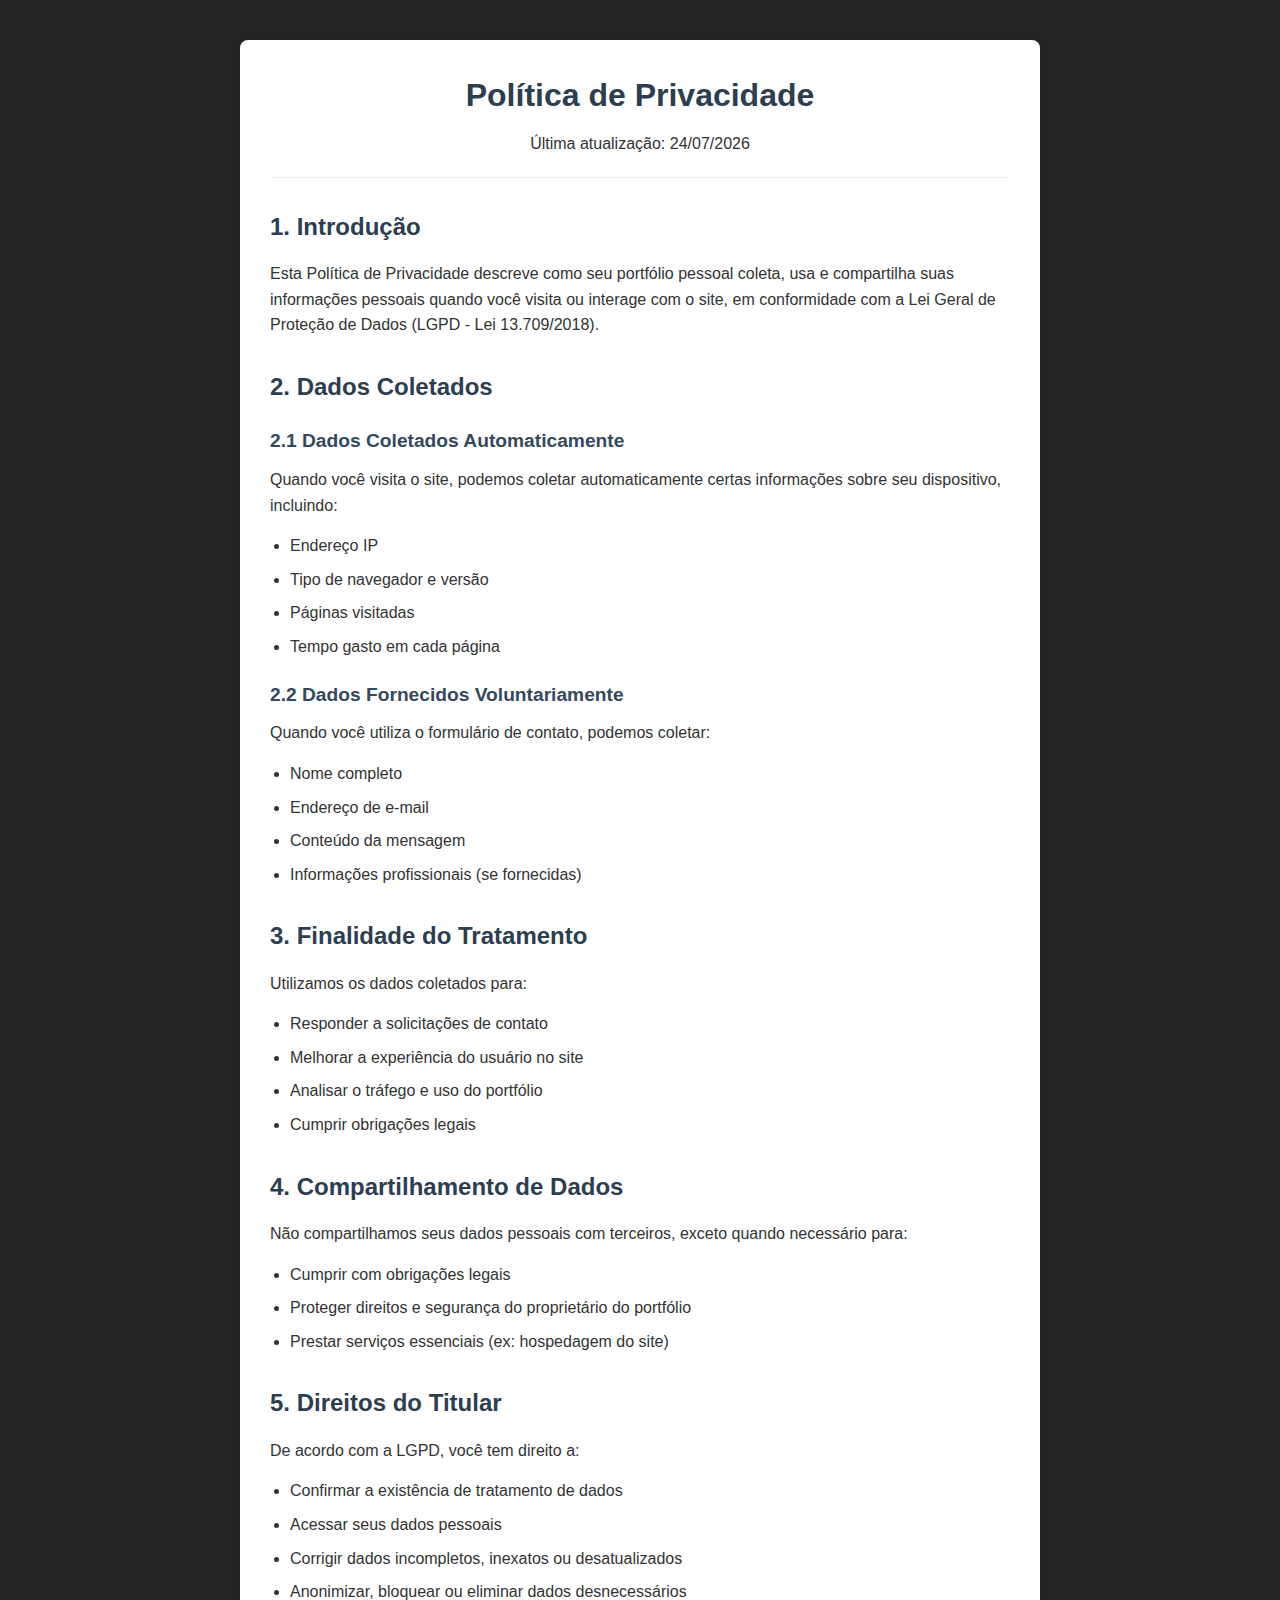
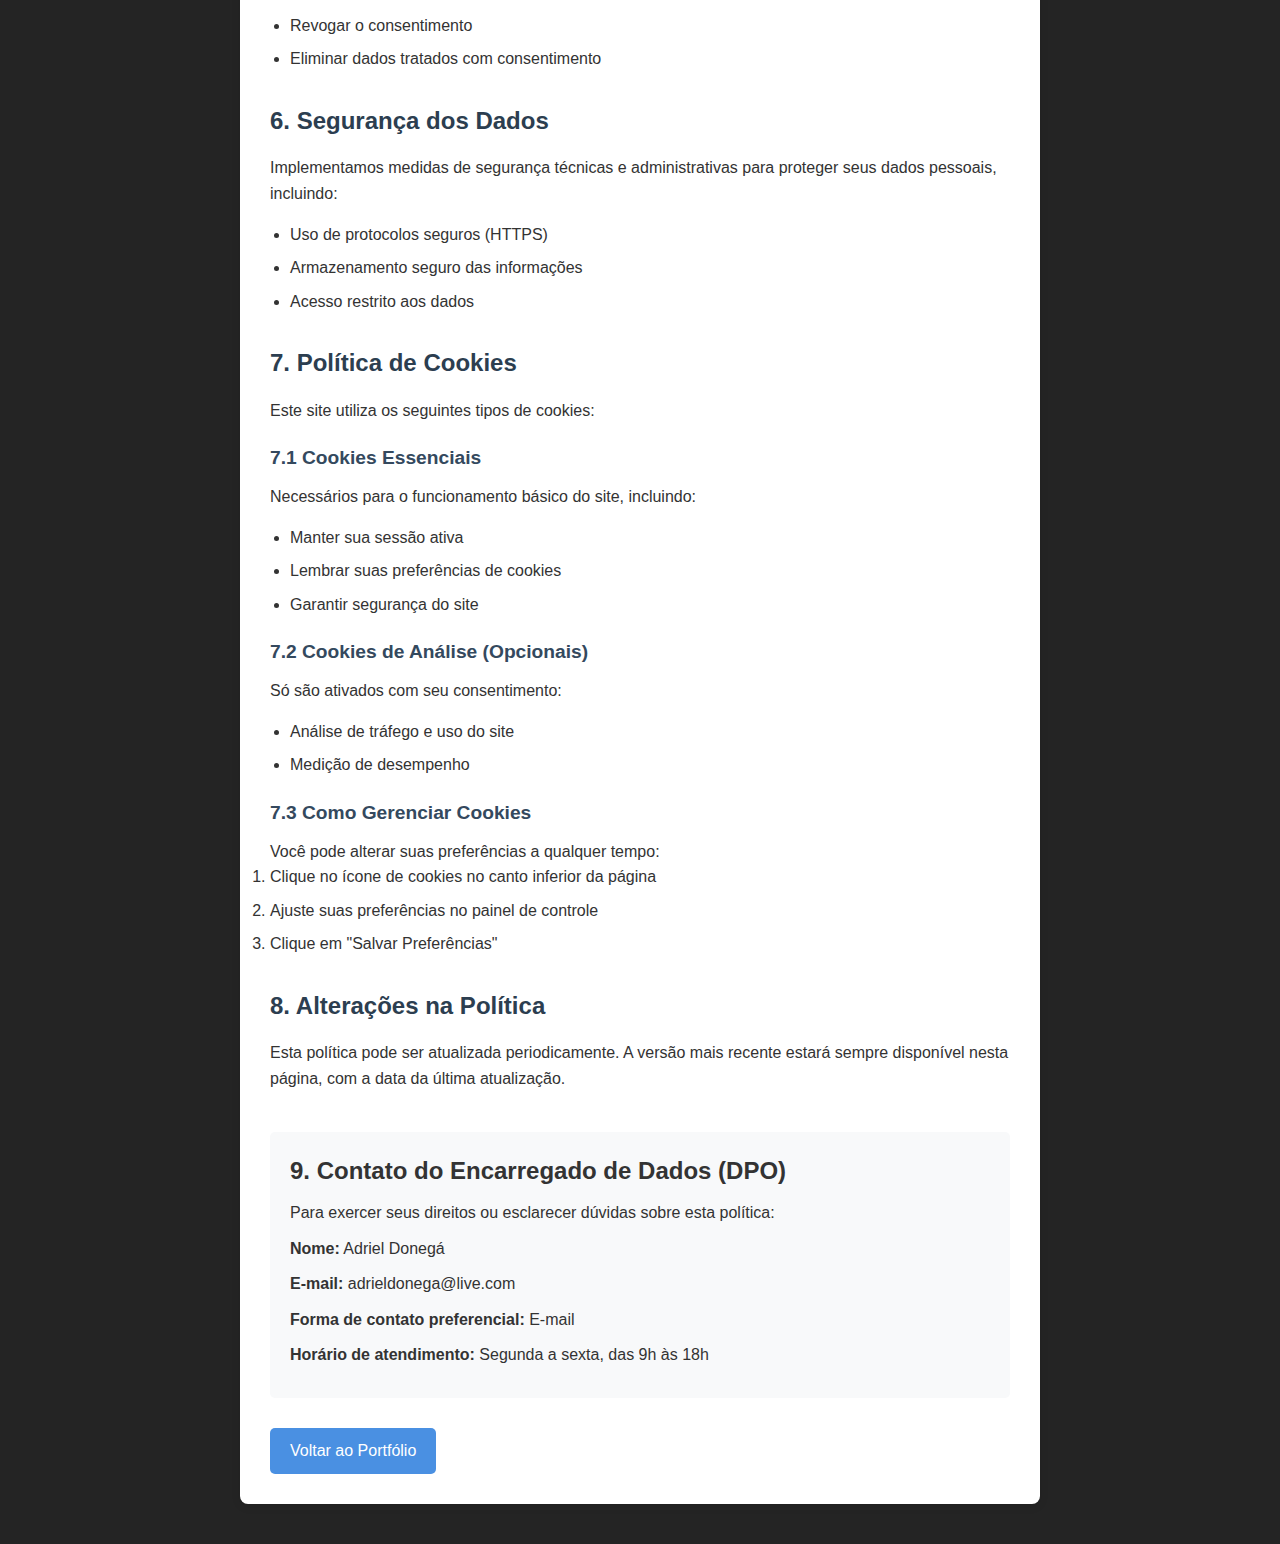
<file: politica-privacidade.html>
<!DOCTYPE html>
<html lang="pt-BR">

<head>
    <meta charset="UTF-8">
    <meta name="viewport" content="width=device-width, initial-scale=1.0">
    <title>Política de Privacidade - Portfólio Adriel Donegá</title>
    <link rel="stylesheet" href="style.css">
    <style>
        /* Estilos específicos para a política */
        .privacy-container {
            max-width: 800px;
            margin: 40px auto;
            padding: 30px;
            background: #fff;
            border-radius: 8px;
            box-shadow: 0 2px 10px rgba(0, 0, 0, 0.1);
        }

        .privacy-header {
            text-align: center;
            margin-bottom: 30px;
            padding-bottom: 20px;
            border-bottom: 1px solid #eee;
        }

        .privacy-section {
            margin-bottom: 30px;
        }

        .privacy-section h2 {
            color: #2c3e50;
            margin-bottom: 15px;
            font-size: 1.5rem;
        }

        .privacy-section h3 {
            color: #34495e;
            margin: 20px 0 10px;
            font-size: 1.2rem;
        }

        .contact-dpo {
            background: #f8f9fa;
            padding: 20px;
            border-radius: 5px;
            margin-top: 40px;
        }

        .back-button {
            display: inline-block;
            margin-top: 30px;
            padding: 10px 20px;
            background: #4a90e2;
            color: white;
            text-decoration: none;
            border-radius: 5px;
            transition: background 0.3s;
        }

        .back-button:hover {
            background: #357abd;
        }
    </style>
</head>

<body>
    <div class="privacy-container">
        <div class="privacy-header">
            <h1>Política de Privacidade</h1>
            <p>Última atualização: <span id="update-date"></span></p>
        </div>

        <div class="privacy-section">
            <h2>1. Introdução</h2>
            <p>Esta Política de Privacidade descreve como seu portfólio pessoal coleta, usa e compartilha suas
                informações pessoais quando você visita ou interage com o site, em conformidade com a Lei Geral de
                Proteção de Dados (LGPD - Lei 13.709/2018).</p>
        </div>

        <div class="privacy-section">
            <h2>2. Dados Coletados</h2>

            <h3>2.1 Dados Coletados Automaticamente</h3>
            <p>Quando você visita o site, podemos coletar automaticamente certas informações sobre seu dispositivo,
                incluindo:</p>
            <ul>
                <li>Endereço IP</li>
                <li>Tipo de navegador e versão</li>
                <li>Páginas visitadas</li>
                <li>Tempo gasto em cada página</li>
            </ul>

            <h3>2.2 Dados Fornecidos Voluntariamente</h3>
            <p>Quando você utiliza o formulário de contato, podemos coletar:</p>
            <ul>
                <li>Nome completo</li>
                <li>Endereço de e-mail</li>
                <li>Conteúdo da mensagem</li>
                <li>Informações profissionais (se fornecidas)</li>
            </ul>
        </div>

        <div class="privacy-section">
            <h2>3. Finalidade do Tratamento</h2>
            <p>Utilizamos os dados coletados para:</p>
            <ul>
                <li>Responder a solicitações de contato</li>
                <li>Melhorar a experiência do usuário no site</li>
                <li>Analisar o tráfego e uso do portfólio</li>
                <li>Cumprir obrigações legais</li>
            </ul>
        </div>

        <div class="privacy-section">
            <h2>4. Compartilhamento de Dados</h2>
            <p>Não compartilhamos seus dados pessoais com terceiros, exceto quando necessário para:</p>
            <ul>
                <li>Cumprir com obrigações legais</li>
                <li>Proteger direitos e segurança do proprietário do portfólio</li>
                <li>Prestar serviços essenciais (ex: hospedagem do site)</li>
            </ul>
        </div>

        <div class="privacy-section">
            <h2>5. Direitos do Titular</h2>
            <p>De acordo com a LGPD, você tem direito a:</p>
            <ul>
                <li>Confirmar a existência de tratamento de dados</li>
                <li>Acessar seus dados pessoais</li>
                <li>Corrigir dados incompletos, inexatos ou desatualizados</li>
                <li>Anonimizar, bloquear ou eliminar dados desnecessários</li>
                <li>Revogar o consentimento</li>
                <li>Eliminar dados tratados com consentimento</li>
            </ul>
        </div>

        <div class="privacy-section">
            <h2>6. Segurança dos Dados</h2>
            <p>Implementamos medidas de segurança técnicas e administrativas para proteger seus dados pessoais,
                incluindo:</p>
            <ul>
                <li>Uso de protocolos seguros (HTTPS)</li>
                <li>Armazenamento seguro das informações</li>
                <li>Acesso restrito aos dados</li>
            </ul>
        </div>

        <div class="privacy-section">
            <h2>7. Política de Cookies</h2>
            <p>Este site utiliza os seguintes tipos de cookies:</p>

            <h3>7.1 Cookies Essenciais</h3>
            <p>Necessários para o funcionamento básico do site, incluindo:</p>
            <ul>
                <li>Manter sua sessão ativa</li>
                <li>Lembrar suas preferências de cookies</li>
                <li>Garantir segurança do site</li>
            </ul>

            <h3>7.2 Cookies de Análise (Opcionais)</h3>
            <p>Só são ativados com seu consentimento:</p>
            <ul>
                <li>Análise de tráfego e uso do site</li>
                <li>Medição de desempenho</li>
            </ul>

            <h3>7.3 Como Gerenciar Cookies</h3>
            <p>Você pode alterar suas preferências a qualquer tempo:</p>
            <ol>
                <li>Clique no ícone de cookies no canto inferior da página</li>
                <li>Ajuste suas preferências no painel de controle</li>
                <li>Clique em "Salvar Preferências"</li>
            </ol>
        </div>

        <div class="privacy-section">
            <h2>8. Alterações na Política</h2>
            <p>Esta política pode ser atualizada periodicamente. A versão mais recente estará sempre disponível nesta
                página, com a data da última atualização.</p>
        </div>

        <div class="contact-dpo">
            <h2>9. Contato do Encarregado de Dados (DPO)</h2>
            <p>Para exercer seus direitos ou esclarecer dúvidas sobre esta política:</p>
            <p><strong>Nome:</strong> Adriel Donegá</p>
            <p><strong>E-mail:</strong> adrieldonega@live.com</p>
            <p><strong>Forma de contato preferencial:</strong> E-mail</p>
            <p><strong>Horário de atendimento:</strong> Segunda a sexta, das 9h às 18h</p>
        </div>

        <a href="index.html" class="back-button">Voltar ao Portfólio</a>
    </div>

    <script src="script.js"></script>
    <script>
        // Atualiza a data automaticamente
        document.getElementById('update-date').textContent = new Date().toLocaleDateString('pt-BR', {
            day: '2-digit',
            month: '2-digit',
            year: 'numeric'
        });
    </script>
</body>

</html>
</file>
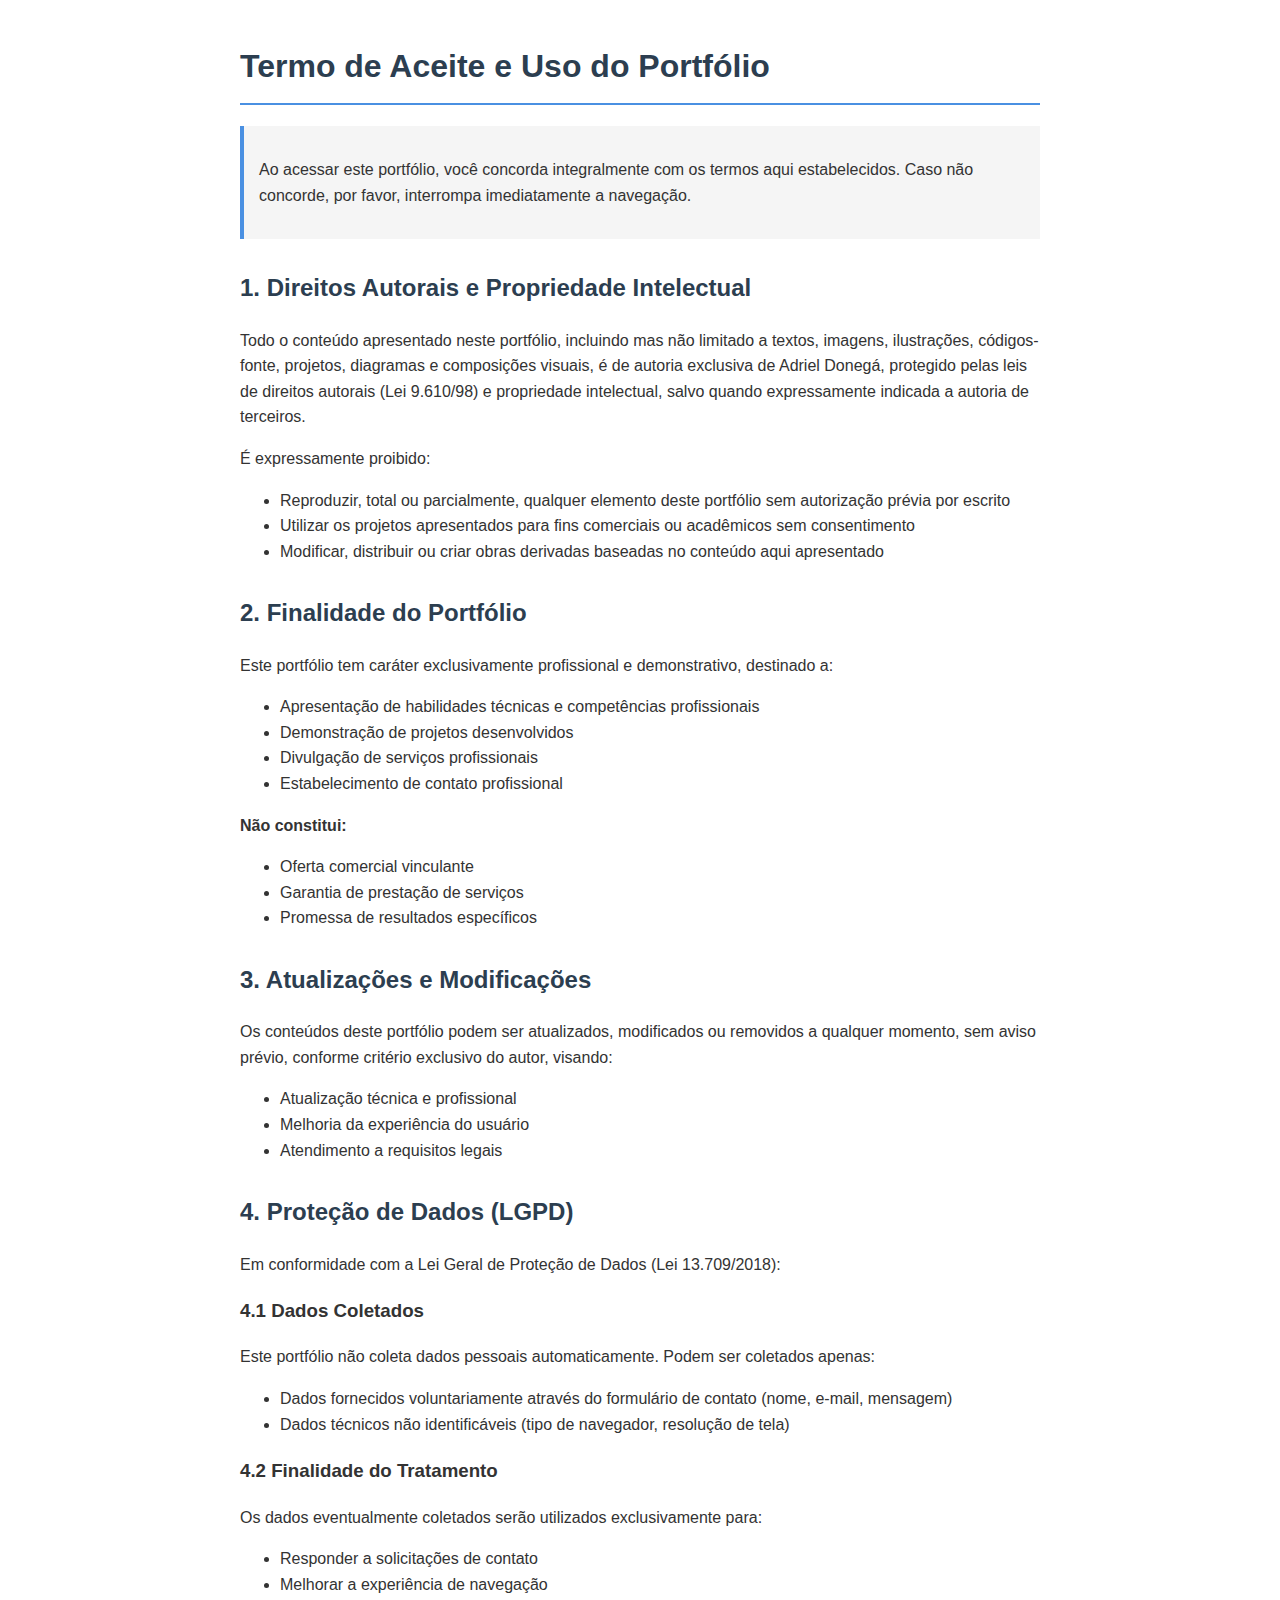
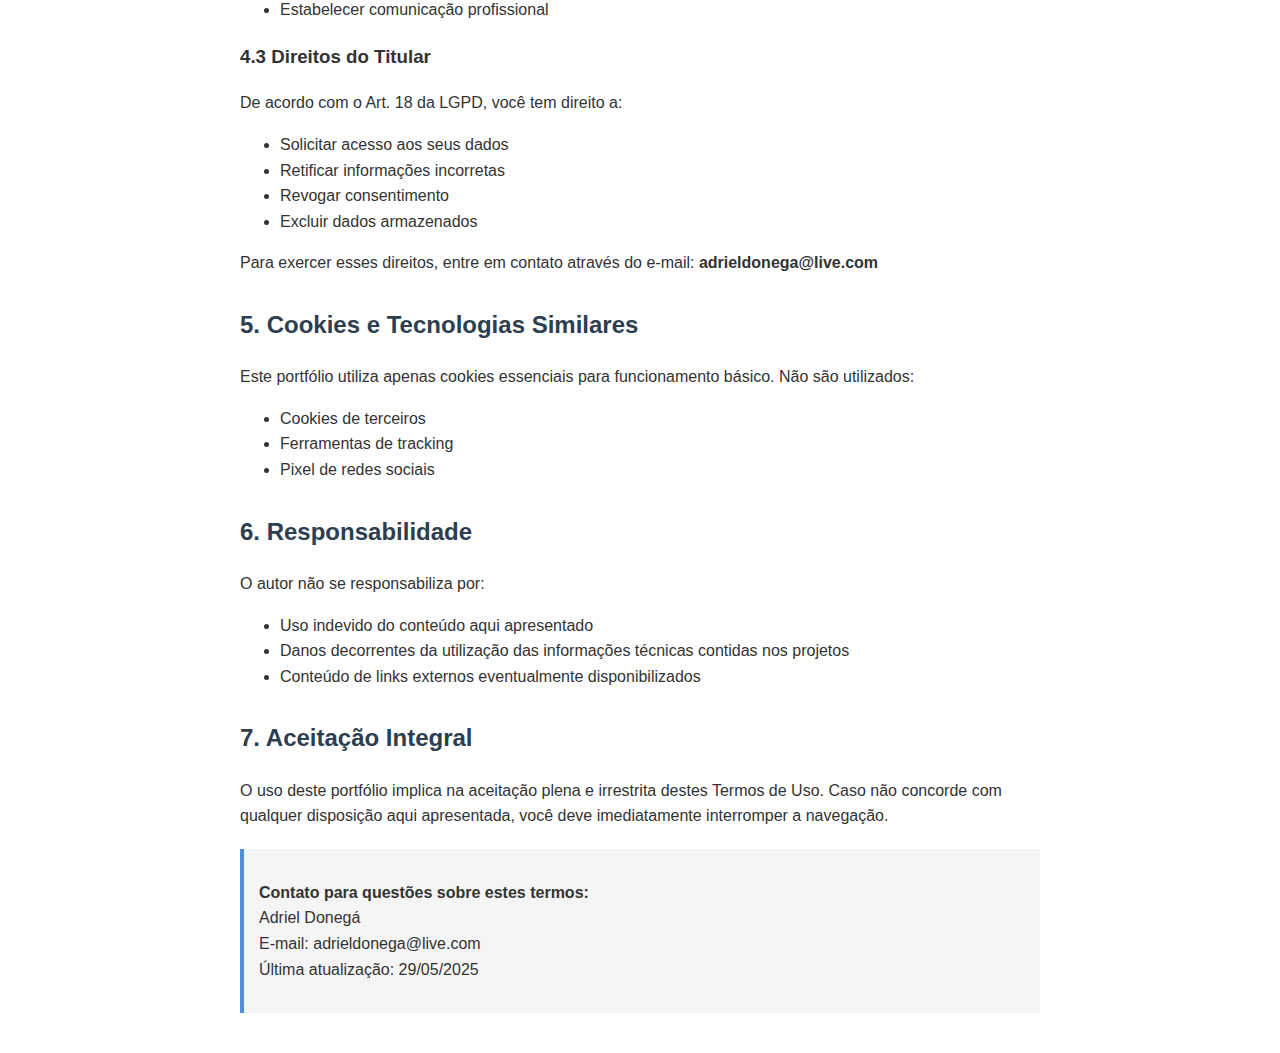
<file: termos-de-uso.html>
<!DOCTYPE html>
<html lang="pt-BR">

<head>
    <meta charset="UTF-8">
    <meta name="viewport" content="width=device-width, initial-scale=1.0">
    <title>Termos de Uso - Portfólio Adriel Donegá</title>
    <style>
        body {
            font-family: 'Lato', sans-serif;
            line-height: 1.6;
            color: #333;
            max-width: 800px;
            margin: 0 auto;
            padding: 20px;
        }

        h1 {
            color: #2c3e50;
            border-bottom: 2px solid #4a90e2;
            padding-bottom: 10px;
        }

        h2 {
            color: #2c3e50;
            margin-top: 30px;
        }

        .btn-aceite {
            display: inline-block;
            background: #4a90e2;
            color: white;
            padding: 12px 25px;
            text-decoration: none;
            border-radius: 5px;
            margin-top: 20px;
            font-weight: bold;
            transition: background 0.3s;
        }

        .btn-aceite:hover {
            background: #357abd;
        }

        .highlight {
            background: #f5f5f5;
            padding: 15px;
            border-left: 4px solid #4a90e2;
            margin: 20px 0;
        }
    </style>
</head>

<body>
    <div class="container">
        <h1>Termo de Aceite e Uso do Portfólio</h1>

        <div class="highlight">
            <p>Ao acessar este portfólio, você concorda integralmente com os termos aqui estabelecidos. Caso não
                concorde, por favor, interrompa imediatamente a navegação.</p>
        </div>

        <h2>1. Direitos Autorais e Propriedade Intelectual</h2>
        <p>Todo o conteúdo apresentado neste portfólio, incluindo mas não limitado a textos, imagens, ilustrações,
            códigos-fonte, projetos, diagramas e composições visuais, é de autoria exclusiva de Adriel Donegá, protegido
            pelas leis de direitos autorais (Lei 9.610/98) e propriedade intelectual, salvo quando expressamente
            indicada a autoria de terceiros.</p>

        <p>É expressamente proibido:</p>
        <ul>
            <li>Reproduzir, total ou parcialmente, qualquer elemento deste portfólio sem autorização prévia por escrito
            </li>
            <li>Utilizar os projetos apresentados para fins comerciais ou acadêmicos sem consentimento</li>
            <li>Modificar, distribuir ou criar obras derivadas baseadas no conteúdo aqui apresentado</li>
        </ul>

        <h2>2. Finalidade do Portfólio</h2>
        <p>Este portfólio tem caráter exclusivamente profissional e demonstrativo, destinado a:</p>
        <ul>
            <li>Apresentação de habilidades técnicas e competências profissionais</li>
            <li>Demonstração de projetos desenvolvidos</li>
            <li>Divulgação de serviços profissionais</li>
            <li>Estabelecimento de contato profissional</li>
        </ul>

        <p><strong>Não constitui:</strong></p>
        <ul>
            <li>Oferta comercial vinculante</li>
            <li>Garantia de prestação de serviços</li>
            <li>Promessa de resultados específicos</li>
        </ul>

        <h2>3. Atualizações e Modificações</h2>
        <p>Os conteúdos deste portfólio podem ser atualizados, modificados ou removidos a qualquer momento, sem aviso
            prévio, conforme critério exclusivo do autor, visando:</p>
        <ul>
            <li>Atualização técnica e profissional</li>
            <li>Melhoria da experiência do usuário</li>
            <li>Atendimento a requisitos legais</li>
        </ul>

        <h2>4. Proteção de Dados (LGPD)</h2>
        <p>Em conformidade com a Lei Geral de Proteção de Dados (Lei 13.709/2018):</p>

        <h3>4.1 Dados Coletados</h3>
        <p>Este portfólio não coleta dados pessoais automaticamente. Podem ser coletados apenas:</p>
        <ul>
            <li>Dados fornecidos voluntariamente através do formulário de contato (nome, e-mail, mensagem)</li>
            <li>Dados técnicos não identificáveis (tipo de navegador, resolução de tela)</li>
        </ul>

        <h3>4.2 Finalidade do Tratamento</h3>
        <p>Os dados eventualmente coletados serão utilizados exclusivamente para:</p>
        <ul>
            <li>Responder a solicitações de contato</li>
            <li>Melhorar a experiência de navegação</li>
            <li>Estabelecer comunicação profissional</li>
        </ul>

        <h3>4.3 Direitos do Titular</h3>
        <p>De acordo com o Art. 18 da LGPD, você tem direito a:</p>
        <ul>
            <li>Solicitar acesso aos seus dados</li>
            <li>Retificar informações incorretas</li>
            <li>Revogar consentimento</li>
            <li>Excluir dados armazenados</li>
        </ul>

        <p>Para exercer esses direitos, entre em contato através do e-mail: <strong>adrieldonega@live.com</strong></p>

        <h2>5. Cookies e Tecnologias Similares</h2>
        <p>Este portfólio utiliza apenas cookies essenciais para funcionamento básico. Não são utilizados:</p>
        <ul>
            <li>Cookies de terceiros</li>
            <li>Ferramentas de tracking</li>
            <li>Pixel de redes sociais</li>
        </ul>

        <h2>6. Responsabilidade</h2>
        <p>O autor não se responsabiliza por:</p>
        <ul>
            <li>Uso indevido do conteúdo aqui apresentado</li>
            <li>Danos decorrentes da utilização das informações técnicas contidas nos projetos</li>
            <li>Conteúdo de links externos eventualmente disponibilizados</li>
        </ul>

        <h2>7. Aceitação Integral</h2>
        <p>O uso deste portfólio implica na aceitação plena e irrestrita destes Termos de Uso. Caso não concorde com
            qualquer disposição aqui apresentada, você deve imediatamente interromper a navegação.</p>

        <div class="highlight">
            <p><strong>Contato para questões sobre estes termos:</strong><br>
                Adriel Donegá<br>
                E-mail: adrieldonega@live.com<br>
                Última atualização: 29/05/2025</p>
        </div>

    </div>
</body>

</html>
</file>
<file: style.css>
* {
  margin: 0;
  padding: 0;
  box-sizing: border-box;
}

:root {
  --primary-color: #4a90e2;
  --text-color-light: #f8f8f8;
  --text-color-dark: #333;
  --bg-dark: #242424;
  --font-lato: "Lato", sans-serif;
  --font-ubuntu: "Ubuntu Sans", sans-serif;
}

body {
  font-family: var(--font-lato);
  background-color: var(--bg-dark);
}

header {
  position: relative;
  width: 100%;
  height: 100vh;
  background: url("assets/sãoPaulo-wallpaper.svg") no-repeat center center/cover;
  display: flex;
  flex-direction: column;
  justify-content: center;
  align-items: center;
  text-align: center;
}

.overlay {
  position: absolute;
  top: 0;
  left: 0;
  width: 100%;
  height: 100%;
  background: rgba(0, 0, 0, 0.6);
  z-index: 1;
}

.header-top {
  position: absolute;
  top: 0;
  left: 0;
  width: 100%;
  padding: 20px 50px;
  display: flex;
  justify-content: space-between;
  align-items: center;
  z-index: 2;
}

.logo {
  font-size: 1.6rem;
  color: #fff;
  font-weight: bold;
  flex-shrink: 0;
  text-shadow: 1px 1px 3px rgba(0, 0, 0, 0.7);
}

.logo a {
  text-decoration: none;
  color: #fff;
}
.nav-links {
  position: absolute;
  top: 20px;
  right: 50px;
  z-index: 2;
}

.nav-links ul {
  list-style: none;
  display: flex;
  gap: 30px;
}

.nav-links a {
  position: relative;
  text-decoration: none;
  color: #fff;
  font-weight: 500;
  font-size: 0.95rem;
  transition: color 0.3s ease;
  text-shadow: 1px 1px 3px rgba(0, 0, 0, 0.7);
  padding-bottom: 5px;
}

.nav-links a:hover {
  color: #a0a0a0;
}

.nav-links a::after {
  content: "";
  position: absolute;
  width: 100%;
  height: 2px;
  bottom: 0;
  left: 0;
  background-color: var(--primary-color);
  transform: scaleX(0);
  transform-origin: right;
  transition: transform 0.4s cubic-bezier(0.65, 0, 0.35, 1);
}

.nav-links a:hover::after {
  transform: scaleX(1);
  transform-origin: left;
}

.nav-links a::before {
  content: "";
  position: absolute;
  width: 0;
  height: 2px;
  bottom: 0;
  right: 0;
  background-color: var(--primary-color);
  transition: width 0.3s ease;
}

.nav-links a:hover::before {
  width: 100%;
  transition: width 0s ease;
}
.hamburger-menu {
  display: none; /* Esconder por padrão em telas grandes */
  cursor: pointer;
  font-size: 2rem;
  color: #fff;
  z-index: 3; /*Acima da nav para ser clicavel*/
}

.hero-text {
  position: relative;
  width: 90%;
  color: #fff;
  z-index: 2;
  width: 90%;
  max-width: 800px;
  margin: 0 auto;
  text-shadow: 2px 2px 5px rgba(0, 0, 0, 0.9);
}

.hero-text h1 {
  font-family: var(--font-ubuntu);
  font-size: 4.5rem;
  font-weight: 600;
  margin-bottom: 0.5rem;
  letter-spacing: 1px;
  line-height: 1.2;
}

.hero-text p {
  font-size: 2rem;
  font-weight: 300;
  margin-top: 10px;
}

.scroll-down {
  position: absolute;
  bottom: -320px;
  left: 400px;
  margin-top: 150px;
  transform: translateX(-50%);
  font-size: 3.5rem;
  opacity: 0.1;
  cursor: pointer;
  z-index: 2;
  text-shadow: 1px 1px 3px rgba(0, 0, 0, 0.7);
  animation: bounce 2s infinite ease-in-out;
}
.scroll-down a {
  text-decoration: none;
  color: #fff;
}

@keyframes bounce {
  0%,
  20%,
  50%,
  80%,
  100% {
    transform: translateY(0) translateX(-50%);
  }
  40% {
    transform: translateY(-20px) translateX(-50%);
  }
  60% {
    transform: translateY(-10px) translateX(-50%);
  }
}

#sobre {
  background-color: #f7f7f7;
  padding: 100px 20px;
  text-align: center;
  color: var(--text-color-dark);
  font-family: var(--font-lato);
}

#sobre h2 {
  font-family: var(--font-ubuntu);
  font-size: 2.2rem;
  font-weight: 400;
  margin-bottom: 50px;
  color: #4a4a4a;
  text-transform: uppercase;
  letter-spacing: 2px;
}

.profile-image-container img {
  width: 150px;
  height: 150px;
  border-radius: 50%;
  overflow: hidden;
  margin: 0 auto 40px auto;
  box-shadow: 0 4px 10px rgba(0, 0, 0, 0.15);
  display: flex;
  justify-content: center;
  align-items: center;
}

.profile-image {
  width: 100%;
  height: 100%;
  object-fit: cover;
  display: block;
}

.about-text {
  font-size: 1.05rem;
  line-height: 1.8;
  max-width: 700px;
  margin: 0 auto 20px;
  color: #5a5a5a;
  text-align: justify;
}

.my-hobbies {
  margin-top: 60px;
  padding: 40px 20px;
  background-color: #eee;
  display: inline-block;
  max-width: 600px;
  width: 100%;
  border-radius: 8px;
  box-shadow: 0 2px 5px rgba(0, 0, 0, 0.05);
  text-align: center;
}

.my-hobbies h3 {
  font-family: var(--font-ubuntu);
  font-size: 1.1rem;
  font-weight: 500;
  color: #555;
  margin-bottom: 30px;
  text-transform: uppercase;
  letter-spacing: 1.5px;
}

.my-hobbies-grid {
  display: flex;
  flex-direction: row;
  justify-content: space-between;
  align-items: center;
  text-align: center;
}

.my-hobbies-icon {
  width: 50px;
  height: 50px;
  margin-bottom: 10px;
  filter: grayscale(100%);
  opacity: 0.7;
  transition: filter 0.3s ease, opacity 0.3s ease;
}

.my-hobbies-icon:hover {
  filter: grayscale(0%);
  opacity: 1;
}

.hobbie-item p {
  font-size: 0.95rem;
  color: #666;
  font-weight: 400;
}

#tecnologias {
  background-color: #f7f7f7;
  padding: 100px 20px;
  text-align: center;
  color: var(--text-color-dark);
  font-family: var(--font-lato);
}

#tecnologias .section-title {
  font-family: var(--font-ubuntu);
  font-size: 2.2rem;
  font-weight: 400;
  margin-bottom: 30px;
  color: #4a4a4a;
  text-transform: uppercase;
  letter-spacing: 2px;
}

.section-description {
  font-size: 1.05rem;
  line-height: 1.8;
  max-width: 800px;
  margin: 0 auto 10px auto;
  color: #5a5a5a;
}

.content-wrapper {
  display: flex;
  flex-wrap: wrap;
  justify-content: center;
  gap: 80px;
  max-width: 1200px;
  margin: 0 auto;
  text-align: left;
}

.right-column p {
  margin-top: 30px;
}

.left-column,
.right-column {
  flex: 1;
  min-width: 300px;
  padding: 0 20px;
}

.column-title {
  font-family: var(--font-ubuntu);
  font-size: 1.1rem;
  font-weight: 500;
  color: #555;
  margin-top: 30px;
  margin-bottom: 30px;
  text-transform: uppercase;
  letter-spacing: 1.5px;
  text-align: center;
}

.icons-grid {
  display: grid;
  grid-template-columns: repeat(auto-fill, minmax(100px, 1fr));
  gap: 30px;
  justify-items: center;
  max-width: 600px;
  margin: 0 auto;
}

.icon-item {
  display: flex;
  flex-direction: column;
  align-items: center;
  text-align: center;
  transition: transform 0.3s ease;
}

.icon-item:hover {
  transform: translateY(-5px);
}

.icon-item img {
  width: 60px;
  height: 60px;
  object-fit: contain;
  margin-bottom: 10px;
  transition: filter 0.4s ease-in-out, opacity 0.4s ease-in-out;
}

.icon-item p {
  font-size: 0.9rem;
  color: #666;
  font-weight: 400;
}

.icon-item.learning img {
  filter: grayscale(100%);
  opacity: 0.6;
}

.icon-item.mastered img {
  opacity: 1;
}

.company-logos {
  display: flex;
  flex-direction: column;
  align-items: center;
  gap: 40px;
  padding-top: 20px;
}

.company-logo {
  width: 200px;
  height: auto;
  object-fit: contain;
  filter: grayscale(100%);
  opacity: 0.7;
  transition: filter 0.3s ease, opacity 0.3s ease;
}

.company-logo:hover {
  filter: grayscale(0%);
  opacity: 1;
}

#curriculo {
  position: relative;
  width: 100%;
  height: 50vh;
  background-color: #222222;

  display: flex;
  justify-content: center;
  align-items: center;
  text-align: center;
  overflow: hidden;
}

.overlay-curriculo {
  position: absolute;
  top: 0;
  left: 0;
  width: 100%;
  height: 100%;
  background: rgba(0, 0, 0, 0.7);
  backdrop-filter: blur(8px);
  -webkit-backdrop-filter: blur(8px);
  z-index: 1;
}

.curriculo-content {
  position: relative;
  z-index: 2;
  color: #fff;
  padding: 20px;
  max-width: 900px;
  width: 100%;
}

.curriculo-title {
  font-family: var(--font-ubuntu);
  font-size: 4rem;
  font-weight: 500;
  margin-bottom: 50px;
  text-transform: uppercase;
  letter-spacing: 5px;
  text-shadow: 0 0 15px rgba(255, 255, 255, 0.2), 0 0 30px rgba(0, 0, 0, 0.8);
}

.curriculo-button {
  display: inline-block;
  padding: 18px 50px;
  border: 1px solid #777;
  color: #eee;
  background-color: transparent;
  text-decoration: none;
  font-size: 1.2rem;
  font-weight: 400;
  text-transform: uppercase;
  letter-spacing: 2px;
  border-radius: 5px;
  transition: all 0.3s ease-in-out;
  cursor: pointer;
  box-shadow: 0 4px 8px rgba(0, 0, 0, 0.3);
}

.curriculo-button:hover {
  background-color: rgba(255, 255, 255, 0.1);
  color: var(--text-color-dark);
  border-color: var(--text-color-dark);
}

#projetos {
  background-color: #f7f7f7;
  padding: 100px 20px;
  text-align: center;
  color: var(--text-color-dark);
  font-family: var(--font-lato);
}

#projetos .section-title {
  font-family: var(--font-ubuntu);
  font-size: 2.5rem;
  font-weight: 500;
  margin-bottom: 10px;
  color: #4a4a4a;
  text-transform: uppercase;
  letter-spacing: 3px;
}

#projetos .section-subtitle {
  font-family: var(--font-lato);
  font-size: 1rem; /* Tamanho ajustado */
  line-height: 1.1;
  color: #777; /* Cor mais suave */
  text-align: center;
  font-weight: 400;
  margin-bottom: 60px; /* Espaço maior antes da grade de projetos */
  text-transform: capitalize; /* Capitaliza a primeira letra */
}

.projetos-container {
  max-width: 1200px;
  margin: 0 auto;
  padding: 0 20px;
}

.projetos-grid {
  display: grid;
  grid-template-columns: repeat(
    auto-fit,
    minmax(320px, 1fr)
  ); /* Grid responsivo */
  gap: 40px;
  justify-content: center;
  align-items: stretch; /* Garante que os cartões tenham a mesma altura */
}

.projeto-card {
  background-color: #fff;
  border-radius: 8px;
  box-shadow: 0 4px 15px rgba(0, 0, 0, 0.1);
  overflow: hidden; /* Garante que a imagem não vaze */
  display: flex;
  flex-direction: column;
  transition: transform 0.3s ease, box-shadow 0.3s ease;
}

.projeto-card:hover {
  transform: translateY(-8px); /* Efeito de elevação no hover */
  box-shadow: 0 8px 25px rgba(0, 0, 0, 0.15); /* Sombra mais pronunciada no hover */
}

.projeto-imagem-container {
  width: 100%;
  height: auto; /*  Altura fixa para as imagens */
  overflow: hidden;
  position: relative;
  background-color: #eee; /* Cor de fundo para imagens que não carregam */
}

.projeto-imagem-container img {
  width: 100%;
  height: 100%;
  object-fit: cover; /* Garante que a imagem cubra o container sem distorção */
  display: block;
  transition: transform 0.5s ease;
}

.projeto-card:hover .projeto-imagem-container img {
  transform: scale(1.05); /* Leve zoom na imagem no hover */
}

.projeto-info {
  padding: 25px;
  text-align: left;
  flex-grow: 1; /* Permite que o conteúdo se expanda */
  flex-direction: column;
}

.projeto-titulo {
  font-family: var(--font-ubuntu);
  font-size: 1.6rem;
  font-weight: 600;
  margin-bottom: 10px;
  color: var(--text-color-dark);
  text-transform: uppercase;
  letter-spacing: 0.5px;
}

.projeto-descricao {
  font-size: 0.95rem;
  line-height: 1.6;
  color: #555;
  margin-bottom: 20px;
  flex-grow: 1; /* Permite que a descrição ocupe o espaço disponível */
}

.projeto-tecnologias {
  margin-top: auto; /* Empurra as tecnologias e links para o final do card */
  margin-bottom: 15px;
}

.projeto-tecnologias span {
  display: inline-block;
  background-color: #e0e0e0;
  color: #666;
  font-size: 0.8rem;
  padding: 5px 12px;
  border-radius: 20px;
  margin-right: 8px;
  margin-bottom: 8px;
  font-weight: 500;
}

.projeto-links {
  display: flex;
  justify-content: flex-start; /* Alinha os botões à esquerda */
  gap: 15px; /* Espaçamento entre os botões */
  margin-top: 15px; /* Espaço acima dos links */
}

.projeto-link-live {
  background-color: var(--text-color-dark);
  color: #fff;
  border: 1px solid var(--text-color-dark);
}

.projeto-link-live:hover {
  background-color: #555;
  border-color: #555;
}

.projeto-link-github {
  background-color: transparent;
  color: var(--text-color-dark);
  border: 1px solid #ccc;
}

.projeto-link-github:hover {
  background-color: #eee;
  border-color: #a0a0a0;
}

.projeto-links .disabled {
  opacity: 0.5;
  cursor: not-allowed;
  pointer-events: none; /* Desativa cliques */
}

.projeto-link-live,
.projeto-link-github {
  display: inline-block;
  padding: 10px 20px;
  text-decoration: none;
  font-size: 0.9rem;
  font-weight: 600;
  border-radius: 5px;
  transition: all 0.3s ease;
  text-transform: uppercase;
}

.section-contact {
  background-color: var(--bg-dark);
  color: #fff;
  padding: 100px 20px;
  text-align: center;
  position: relative;
}

.contact-container {
  max-width: 600px;
  margin: 0 auto;
}

.section-title {
  font-family: var(--font-ubuntu);
  font-size: 2.5rem;
  font-weight: 500;
  margin-bottom: 40px;
  text-transform: uppercase;
  letter-spacing: 3px;
  color: #fff;
}

.contact-text {
  font-size: 1.1rem;
  line-height: 1.8;
  margin-bottom: 50px;
  color: #ccc;
}

.contact-button {
  display: inline-flex;
  align-items: center;
  gap: 10px;
  padding: 15px 40px;
  background-color: transparent;
  color: #fff;
  border: 2px solid var(--primary-color);
  border-radius: 50px;
  font-size: 1.1rem;
  font-weight: 500;
  text-decoration: none;
  transition: all 0.3s ease;
  margin-bottom: 40px;
}

.contact-button:hover {
  background-color: var(--primary-color);
  transform: translateY(-3px);
  box-shadow: 0 10px 20px rgba(74, 144, 226, 0.3);
}

.contact-social {
  margin-top: 30px;
}

.contact-social span {
  display: block;
  margin-bottom: 15px;
  color: #aaa;
  font-size: 0.9rem;
}

.social-icons {
  display: flex;
  justify-content: center;
  gap: 20px;
}

.social-icons a {
  color: #fff;
  font-size: 1.2rem;
  width: 45px;
  height: 45px;
  border-radius: 50%;
  border: 1px solid #555;
  display: flex;
  align-items: center;
  justify-content: center;
  transition: all 0.3s ease;
}

.social-icons a:hover {
  background-color: var(--primary-color);
  border-color: var(--primary-color);
  transform: translateY(-3px);
}

.contact-footer {
  margin-top: 80px;
  padding-top: 30px;
  border-top: 1px solid #444;
  color: #777;
  font-size: 0.9rem;
}

.contact-footer p {
  margin: 0;
}

footer {
  background-color: var(--bg-dark);
  color: #fff;
  padding: 40px 20px;
  text-align: center;
}
.footer-content {
  max-width: 1200px;
  margin: 0 auto;
  display: flex;
  flex-direction: column;
  align-items: center;
  gap: 20px;
}

.social-links {
  display: flex;
  gap: 20px;
  margin-bottom: 20px;
}

.social-links a {
  color: #fff;
  font-size: 1.5rem;
  transition: color 0.3s ease;
}

.social-links a:hover {
  color: #a0a0a0;
}

.dio-logo {
  width: 24px;
  height: 24px;
  object-fit: contain;
  filter: brightness(0) invert(1);
}

.back-to-top {
  color: #fff;
  font-size: 1.5rem;
  text-decoration: none;
  transition: all 0.3s ease;
}

.back-to-top:hover {
  transform: translateY(-5px);
}

/* Estilos do Modal de Termos */
.modal {
  display: none;
  position: fixed;
  z-index: 1000;
  left: 0;
  top: 0;
  width: 100%;
  height: 100%;
  background-color: rgba(0, 0, 0, 0.8);
  backdrop-filter: blur(5px);
}

.modal-content {
  background-color: #fefefe;
  margin: 5% auto;
  padding: 20px;
  border-radius: 8px;
  width: 90%;
  max-width: 800px;
  max-height: 80vh;
  display: flex;
  flex-direction: column;
}

.close-modal {
  color: #aaa;
  font-size: 28px;
  font-weight: bold;
  align-self: flex-end;
  cursor: pointer;
}

.close-modal:hover {
  color: var(--text-color-dark);
}

#termsFrame {
  width: 100%;
  height: 60vh;
  margin: 15px 0;
  border: 1px solid #ddd;
  border-radius: 4px;
}

.terms-actions {
  display: flex;
  justify-content: space-between;
  align-items: center;
  padding: 10px 0;
  border-top: 1px solid #eee;
}

.terms-actions label {
  display: flex;
  align-items: center;
  gap: 10px;
  cursor: pointer;
}

#acceptTerms {
  padding: 8px 20px;
  background-color: var(--primary-color);
  color: white;
  border: none;
  border-radius: 4px;
  cursor: pointer;
}

#acceptTerms:disabled {
  background-color: #cccccc;
  cursor: not-allowed;
}

/* Responsividade */
@media (max-width: 768px) {
  .modal-content {
    margin: 10% auto;
    width: 95%;
  }

  .terms-actions {
    flex-direction: column;
    gap: 15px;
  }
}

/* Estilos para a Política de Privacidade */
.privacy-container {
  max-width: 800px;
  margin: 40px auto;
  padding: 30px;
  background: #fff;
  border-radius: 8px;
  box-shadow: 0 2px 10px rgba(0, 0, 0, 0.1);
  line-height: 1.6;
  color: var(--text-color-dark);
}

.privacy-header {
  text-align: center;
  margin-bottom: 30px;
  padding-bottom: 20px;
  border-bottom: 1px solid #eee;
}

.privacy-header h1 {
  color: #2c3e50;
  margin-bottom: 10px;
}

.privacy-section {
  margin-bottom: 30px;
}

.privacy-section h2 {
  color: #2c3e50;
  margin-bottom: 15px;
  font-size: 1.5rem;
}

.privacy-section h3 {
  color: #34495e;
  margin: 20px 0 10px;
  font-size: 1.2rem;
}

.privacy-section ul {
  margin: 15px 0;
  padding-left: 20px;
}

.privacy-section li {
  margin-bottom: 8px;
}

.contact-dpo {
  background: #f8f9fa;
  padding: 20px;
  border-radius: 5px;
  margin-top: 40px;
}

.contact-dpo p {
  margin: 10px 0;
}

.back-button {
  display: inline-block;
  margin-top: 30px;
  padding: 10px 20px;
  background: var(--primary-color);
  color: white;
  text-decoration: none;
  border-radius: 5px;
  transition: background 0.3s;
}

.back-button:hover {
  background: #357abd;
}

/* Responsividade */
@media (max-width: 600px) {
  .cookie-content {
    flex-direction: column;
    text-align: center;
  }

  .cookie-buttons {
    width: 100%;
    justify-content: center;
  }

  .modal-content {
    padding: 20px;
  }
}

/* Responsividade */
@media (max-width: 768px) {
  .privacy-container {
    margin: 20px;
    padding: 20px;
  }
}

/* RESPONSIVIDADE */

@media (max-width: 992px) {
  /* Ajustes para o cabeçalho em telas menores */
  .header-top {
    padding: 20px 30px; /* Reduz o padding lateral */
  }

  .logo {
    font-size: 1.4rem; /* Diminui o tamanho da logo */
  }

  .nav-links {
    position: fixed;
    top: 0;
    left: 0;
    width: 100%;
    height: 100vh;
    background-color: rgba(0, 0, 0, 0.95);
    display: flex;
    justify-content: center;
    align-items: center;
    transform: translateX(100%);
    transition: transform 0.3s ease-in-out;
    z-index: 10;
  }

  .nav-links.active {
    transform: translateX(0);
  }

  .nav-links ul {
    flex-direction: column; /* Lista em coluna */
    gap: 30px; /* Espaçamento entre os itens */
  }

  .nav-links a {
    font-size: 1.5rem;
  }

  .hamburger-menu {
    position: fixed;
    top: 20px;
    right: 20px;
  }

  .content-wrapper {
    display: flex;
    flex-wrap: wrap;
    justify-content: space-between;
    gap: 40px;
    max-width: 1200px;
    margin: 40px auto;
  }

  .left-column,
  .right-column {
    flex: 1;
    min-width: 300px;
  }

  .scroll-down {
    display: none;
  }

  /* Outros ajustes gerais para 992px */
  #projetos .section-title {
    font-size: 2.2rem;
    letter-spacing: 2px;
  }
  #projetos .section-subtitle {
    font-size: 0.9rem;
    margin-bottom: 40px;
  }
  .projetos-grid {
    grid-template-columns: repeat(auto-fit, minmax(280px, 1fr));
    gap: 30px;
  }
  .projeto-card {
    margin: 0 10px;
  }
  .projeto-imagem-container {
    height: auto;
  }
  .projeto-titulo {
    font-size: 1.4rem;
  }
  .projeto-descricao {
    font-size: 0.9rem;
  }
  .projeto-tecnologias span {
    font-size: 0.75rem;
    padding: 4px 10px;
  }
  .projeto-link-live,
  .projeto-link-github {
    padding: 8px 18px;
    font-size: 0.85rem;
  }

  .content-wrapper {
    flex-direction: column;
    gap: 50px;
  }

  .left-column,
  .right-column {
    min-width: unset;
    width: 100%;
    padding: 0;
  }

  .icons-grid {
    grid-template-columns: repeat(auto-fill, minmax(80px, 1fr));
    gap: 20px;
  }

  .icon-item img {
    width: 50px;
    height: 50px;
  }
  #projetos .section-title {
    font-size: 1.6rem;
  }
  #projetos .section-subtitle {
    font-size: 0.8rem;
    margin-bottom: 30px;
  }
  .projeto-imagem-container {
    height: 180px;
  }
  .projeto-titulo {
    font-size: 1.3rem;
  }
  .projeto-descricao {
    font-size: 0.85rem;
  }
  .projeto-tecnologias span {
    font-size: 0.7rem;
    padding: 3px 8px;
  }
  .projeto-link-live,
  .projeto-link-github {
    padding: 8px 15px;
    font-size: 0.8rem;
  }
}

@media (max-width: 768px) {
  /* Ajustes para o cabeçalho em telas menores */
  .header-top {
    padding: 15px 20px; /* Reduz ainda mais o padding */
  }

  .section-title {
    font-size: 2rem;
  }

  .contact-text {
    font-size: 1rem;
  }

  .contact-button {
    padding: 12px 30px;
    font-size: 1rem;
  }

  .logo {
    font-size: 1.2rem; /* Diminui ainda mais o tamanho da logo */
  }

  .hero-text {
    padding-top: 80px; /* Ajuste para telas menores, se a navbar for menor */
  }

  /* Outros ajustes gerais para 768px */
  #sobre {
    padding: 60px 15px;
  }
  #sobre h2 {
    font-size: 1.8rem;
  }
  .profile-image-container img {
    width: 120px;
    height: 120px;
    margin-bottom: 30px;
  }
  .about-text {
    font-size: 0.95rem;
    max-width: 90%;
    margin-bottom: 15px;
  }
  .my-hobbies {
    margin-top: 20px;
    padding: 30px 15px;
    max-width: 90%;
  }
  .my-hobbies-grid {
    gap: 25px;
  }
  .my-hobbies-icon {
    width: 40px;
    height: 40px;
  }
  .hobbie-item p {
    font-size: 0.85rem;
  }
  #curriculo {
    height: 50vh;
  }
  .curriculo-title {
    font-size: 2rem;
    margin-bottom: 30px;
  }
  .curriculo-button {
    padding: 12px 30px;
    font-size: 1rem;
  }
  #projetos {
    padding: 80px 15px;
  }
  #projetos .section-title {
    font-size: 2rem;
    letter-spacing: 1.5px;
  }
  .projetos-grid {
    grid-template-columns: 1fr; /* Uma coluna em telas menores */
    gap: 30px;
    max-width: 400px;
    margin: 0 auto;
  }
  .projeto-card {
    margin: 0;
  }
  .projeto-imagem-container {
    height: 240px;
  }
  .projeto-info {
    padding: 20px;
  }
  .projeto-titulo {
    font-size: 1.5rem;
  }
  .projeto-descricao {
    font-size: 0.95rem;
  }
  .projeto-links {
    justify-content: center;
    flex-wrap: wrap;
  }
  .projeto-link-live,
  .projeto-link-github {
    flex-grow: 1;
    text-align: center;
  }
}

@media (min-width: 374px) and (max-width: 576px) {
  /* Ajustes para o cabeçalho em telas menores */
  .header-top {
    padding: 15px 15px; /* Ajuste final de padding */
  }

  .logo {
    font-size: 1rem; /* Tamanho mínimo da logo */
  }

  .hero-text {
    padding-top: 60px; /* Ajuste para telas ainda menores */
  }

  /* Outros ajustes gerais para 576px */
  #tecnologias {
    padding: 60px 15px;
  }
  .section-title {
    font-size: 1.8rem;
  }
  .section-description {
    font-size: 0.95rem;
    margin-bottom: 40px;
  }
  .column-title {
    font-size: 1rem;
    margin-bottom: 20px;
  }
  .icons-grid {
    grid-template-columns: repeat(auto-fill, minmax(70px, 1fr));
    gap: 15px;
  }
  .icon-item img {
    width: 45px;
    height: 45px;
  }
  .company-logo {
    width: 150px;
  }
}

@media (max-width: 480px) {
  .my-hobbies-grid {
    flex-direction: column;
    gap: 30px;
  }
}
</file>
